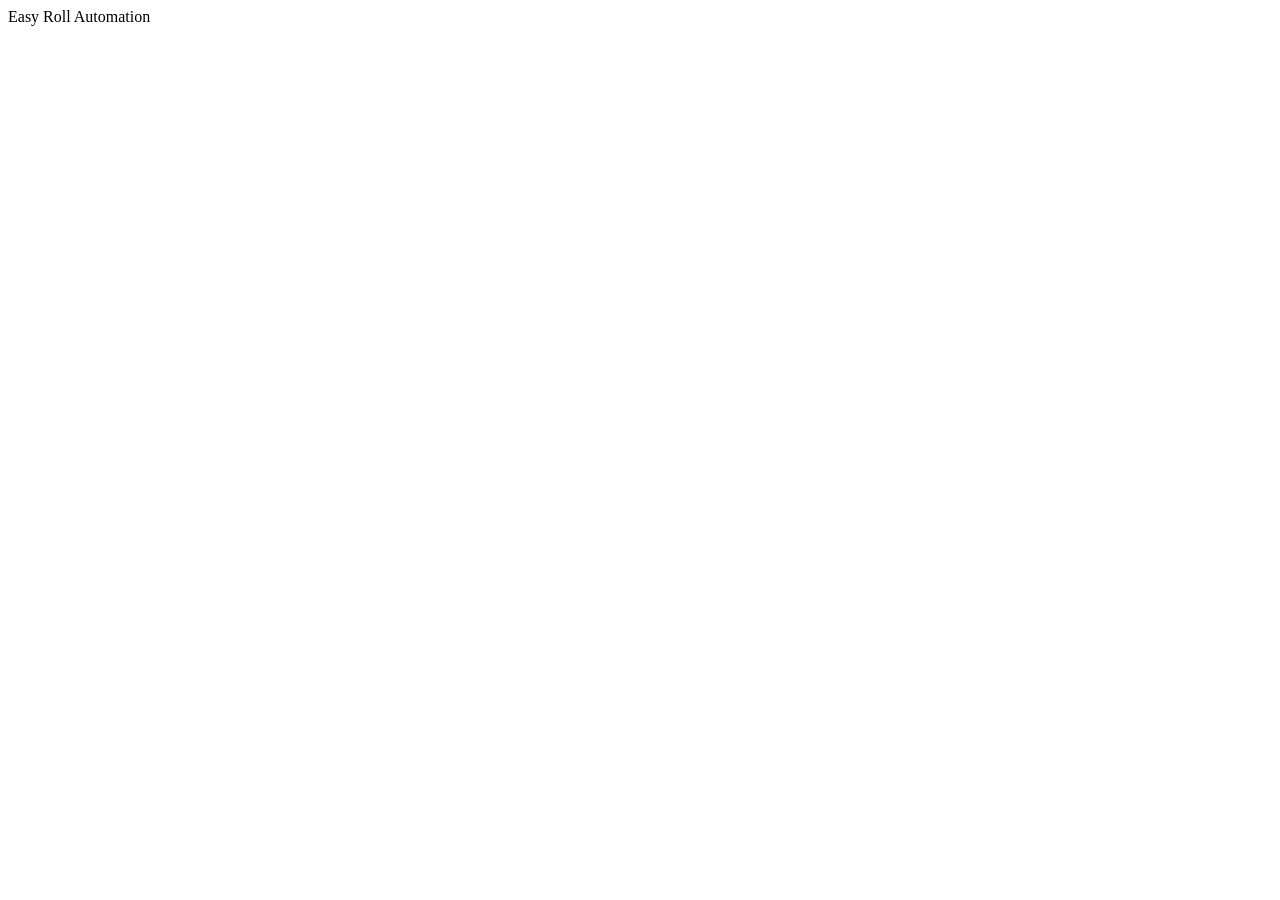
<file: index.html>
<!DOCTYPE html>
<html lang="en">
<head>
<meta charset="utf-8">
<meta name="viewport" content="width=device-width, initial-scale=1">
<title>Easy Roll Automation</title>
<meta name="description" content="Easy Roll Automation">
<link rel="canonical" href="https://easyrollinc.com/">
<meta property="og:type" content="website">
<meta property="og:site_name" content="Easy Roll Automation">
<meta property="og:url" content="https://easyrollinc.com/">
<meta property="og:title" content="Easy Roll Automation">
<meta property="og:description" content="Easy Roll Automation">
</head>
<body>Easy Roll Automation</body>
</html>
</file>
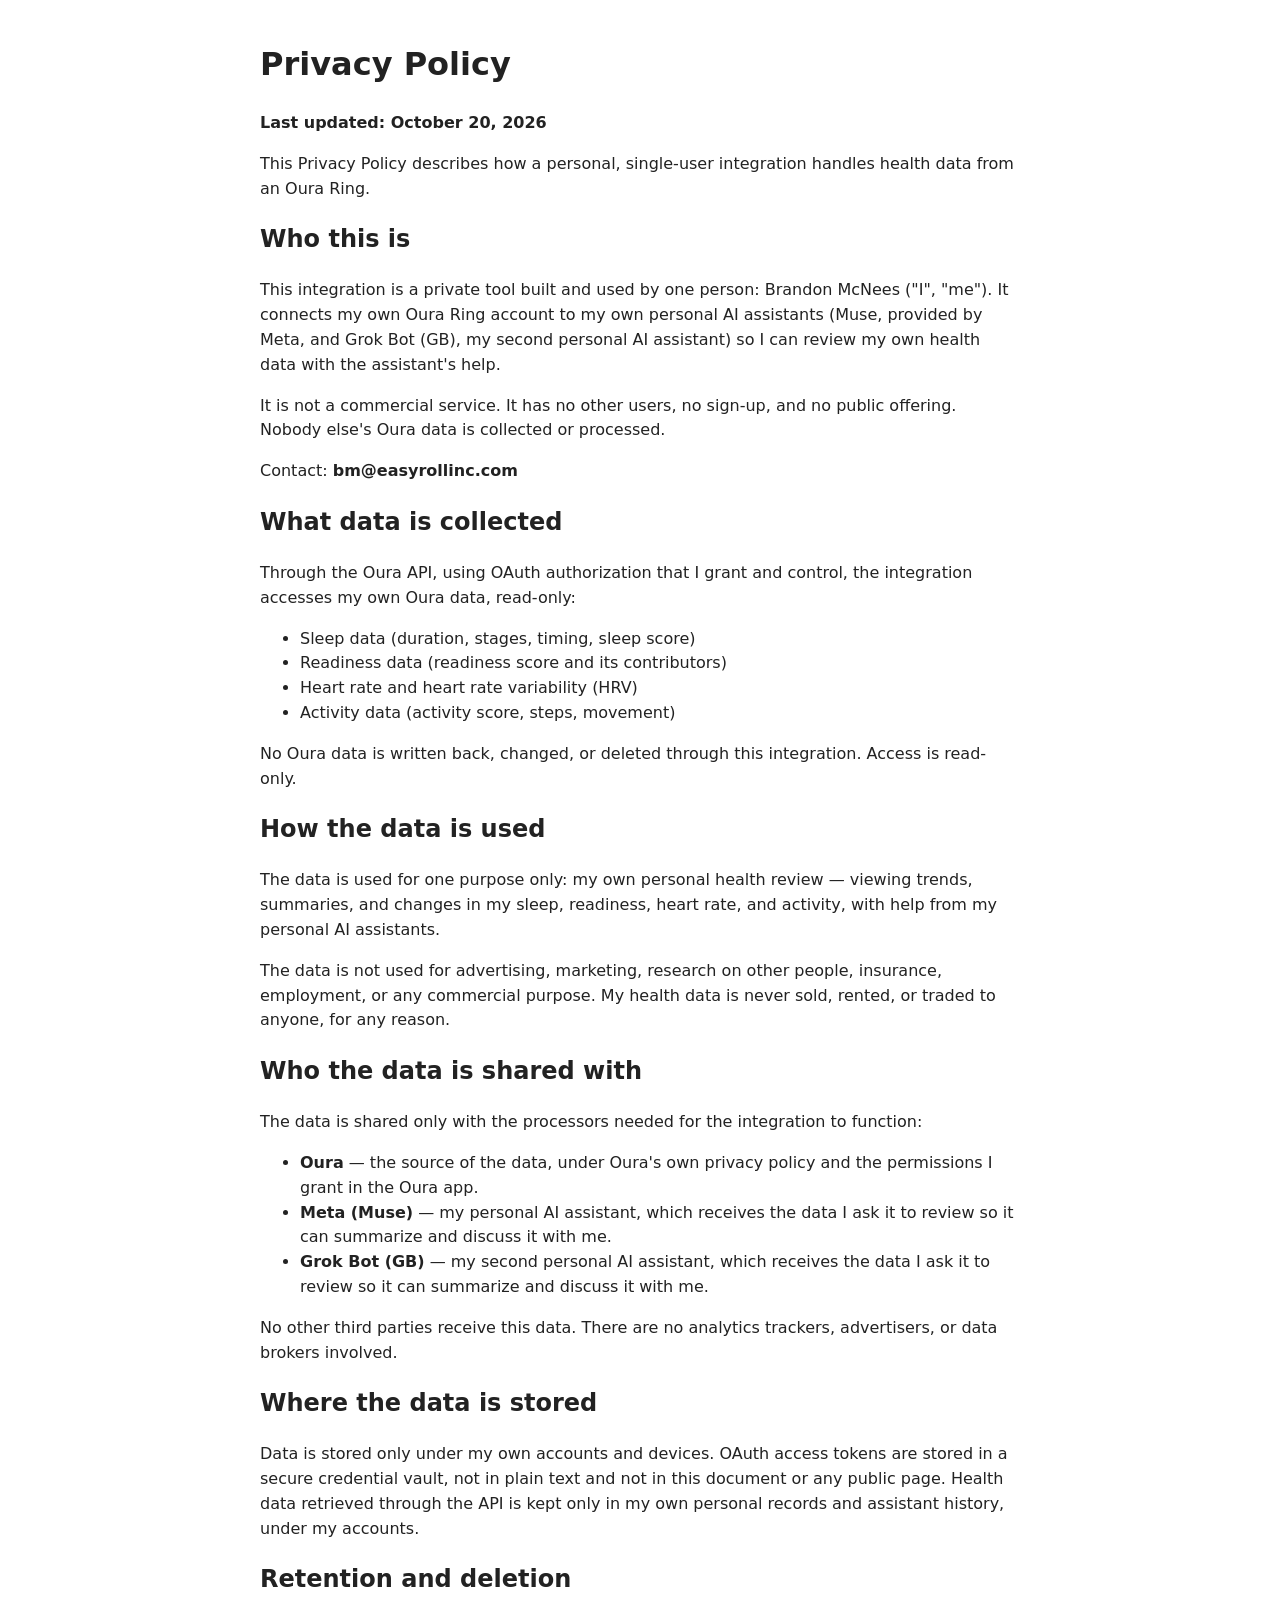
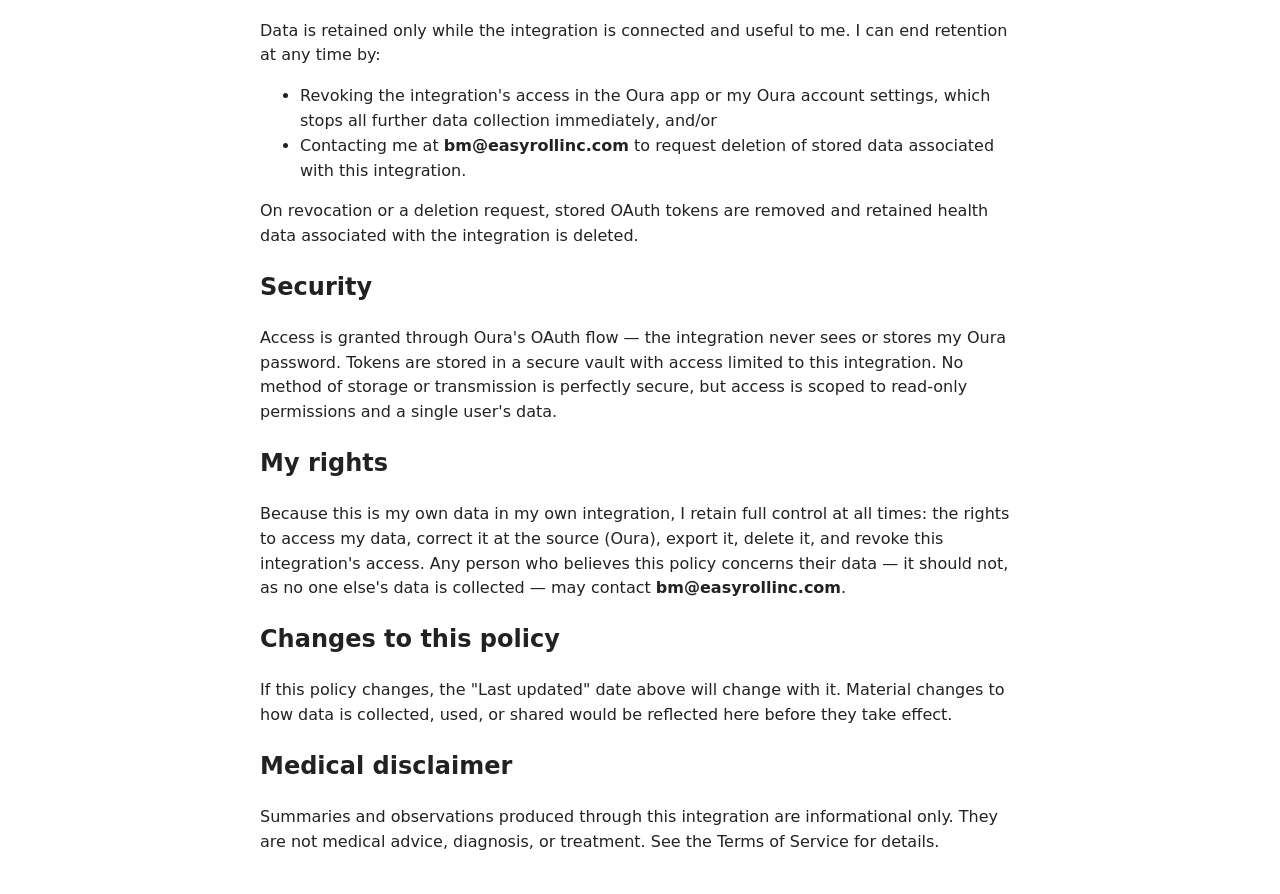
<file: privacy-policy.html>
<!doctype html><html lang="en"><head><meta charset="utf-8"><meta name="viewport" content="width=device-width,initial-scale=1"><title>Privacy Policy</title><meta name="description" content="This Privacy Policy describes how a personal, single-user integration handles health data from an Oura Ring."><link rel="canonical" href="https://easyrollinc.com/privacy-policy.html"><meta property="og:type" content="website"><meta property="og:site_name" content="Easy Roll Automation"><meta property="og:url" content="https://easyrollinc.com/privacy-policy.html"><meta property="og:title" content="Privacy Policy"><meta property="og:description" content="This Privacy Policy describes how a personal, single-user integration handles health data from an Oura Ring."><style>body{font-family:system-ui,sans-serif;max-width:760px;margin:40px auto;padding:0 16px;line-height:1.55;color:#222}</style></head><body>
<h1>Privacy Policy</h1>
<p><strong>Last updated: October 20, 2026</strong></p>
<p>This Privacy Policy describes how a personal, single-user integration handles health data from an Oura Ring.</p>
<h2>Who this is</h2>
<p>This integration is a private tool built and used by one person: Brandon McNees ("I", "me"). It connects my own Oura Ring account to my own personal AI assistants (Muse, provided by Meta, and Grok Bot (GB), my second personal AI assistant) so I can review my own health data with the assistant's help.</p>
<p>It is not a commercial service. It has no other users, no sign-up, and no public offering. Nobody else's Oura data is collected or processed.</p>
<p>Contact: <strong>bm@easyrollinc.com</strong></p>
<h2>What data is collected</h2>
<p>Through the Oura API, using OAuth authorization that I grant and control, the integration accesses my own Oura data, read-only:</p>
<ul><li>Sleep data (duration, stages, timing, sleep score)</li><li>Readiness data (readiness score and its contributors)</li><li>Heart rate and heart rate variability (HRV)</li><li>Activity data (activity score, steps, movement)</li></ul>
<p>No Oura data is written back, changed, or deleted through this integration. Access is read-only.</p>
<h2>How the data is used</h2>
<p>The data is used for one purpose only: my own personal health review — viewing trends, summaries, and changes in my sleep, readiness, heart rate, and activity, with help from my personal AI assistants.</p>
<p>The data is not used for advertising, marketing, research on other people, insurance, employment, or any commercial purpose. My health data is never sold, rented, or traded to anyone, for any reason.</p>
<h2>Who the data is shared with</h2>
<p>The data is shared only with the processors needed for the integration to function:</p>
<ul><li><strong>Oura</strong> — the source of the data, under Oura's own privacy policy and the permissions I grant in the Oura app.</li><li><strong>Meta (Muse)</strong> — my personal AI assistant, which receives the data I ask it to review so it can summarize and discuss it with me.</li><li><strong>Grok Bot (GB)</strong> — my second personal AI assistant, which receives the data I ask it to review so it can summarize and discuss it with me.</li></ul>
<p>No other third parties receive this data. There are no analytics trackers, advertisers, or data brokers involved.</p>
<h2>Where the data is stored</h2>
<p>Data is stored only under my own accounts and devices. OAuth access tokens are stored in a secure credential vault, not in plain text and not in this document or any public page. Health data retrieved through the API is kept only in my own personal records and assistant history, under my accounts.</p>
<h2>Retention and deletion</h2>
<p>Data is retained only while the integration is connected and useful to me. I can end retention at any time by:</p>
<ul><li>Revoking the integration's access in the Oura app or my Oura account settings, which stops all further data collection immediately, and/or</li><li>Contacting me at <strong>bm@easyrollinc.com</strong> to request deletion of stored data associated with this integration.</li></ul>
<p>On revocation or a deletion request, stored OAuth tokens are removed and retained health data associated with the integration is deleted.</p>
<h2>Security</h2>
<p>Access is granted through Oura's OAuth flow — the integration never sees or stores my Oura password. Tokens are stored in a secure vault with access limited to this integration. No method of storage or transmission is perfectly secure, but access is scoped to read-only permissions and a single user's data.</p>
<h2>My rights</h2>
<p>Because this is my own data in my own integration, I retain full control at all times: the rights to access my data, correct it at the source (Oura), export it, delete it, and revoke this integration's access. Any person who believes this policy concerns their data — it should not, as no one else's data is collected — may contact <strong>bm@easyrollinc.com</strong>.</p>
<h2>Changes to this policy</h2>
<p>If this policy changes, the "Last updated" date above will change with it. Material changes to how data is collected, used, or shared would be reflected here before they take effect.</p>
<h2>Medical disclaimer</h2>
<p>Summaries and observations produced through this integration are informational only. They are not medical advice, diagnosis, or treatment. See the Terms of Service for details.</p>
</body></html>
</file>
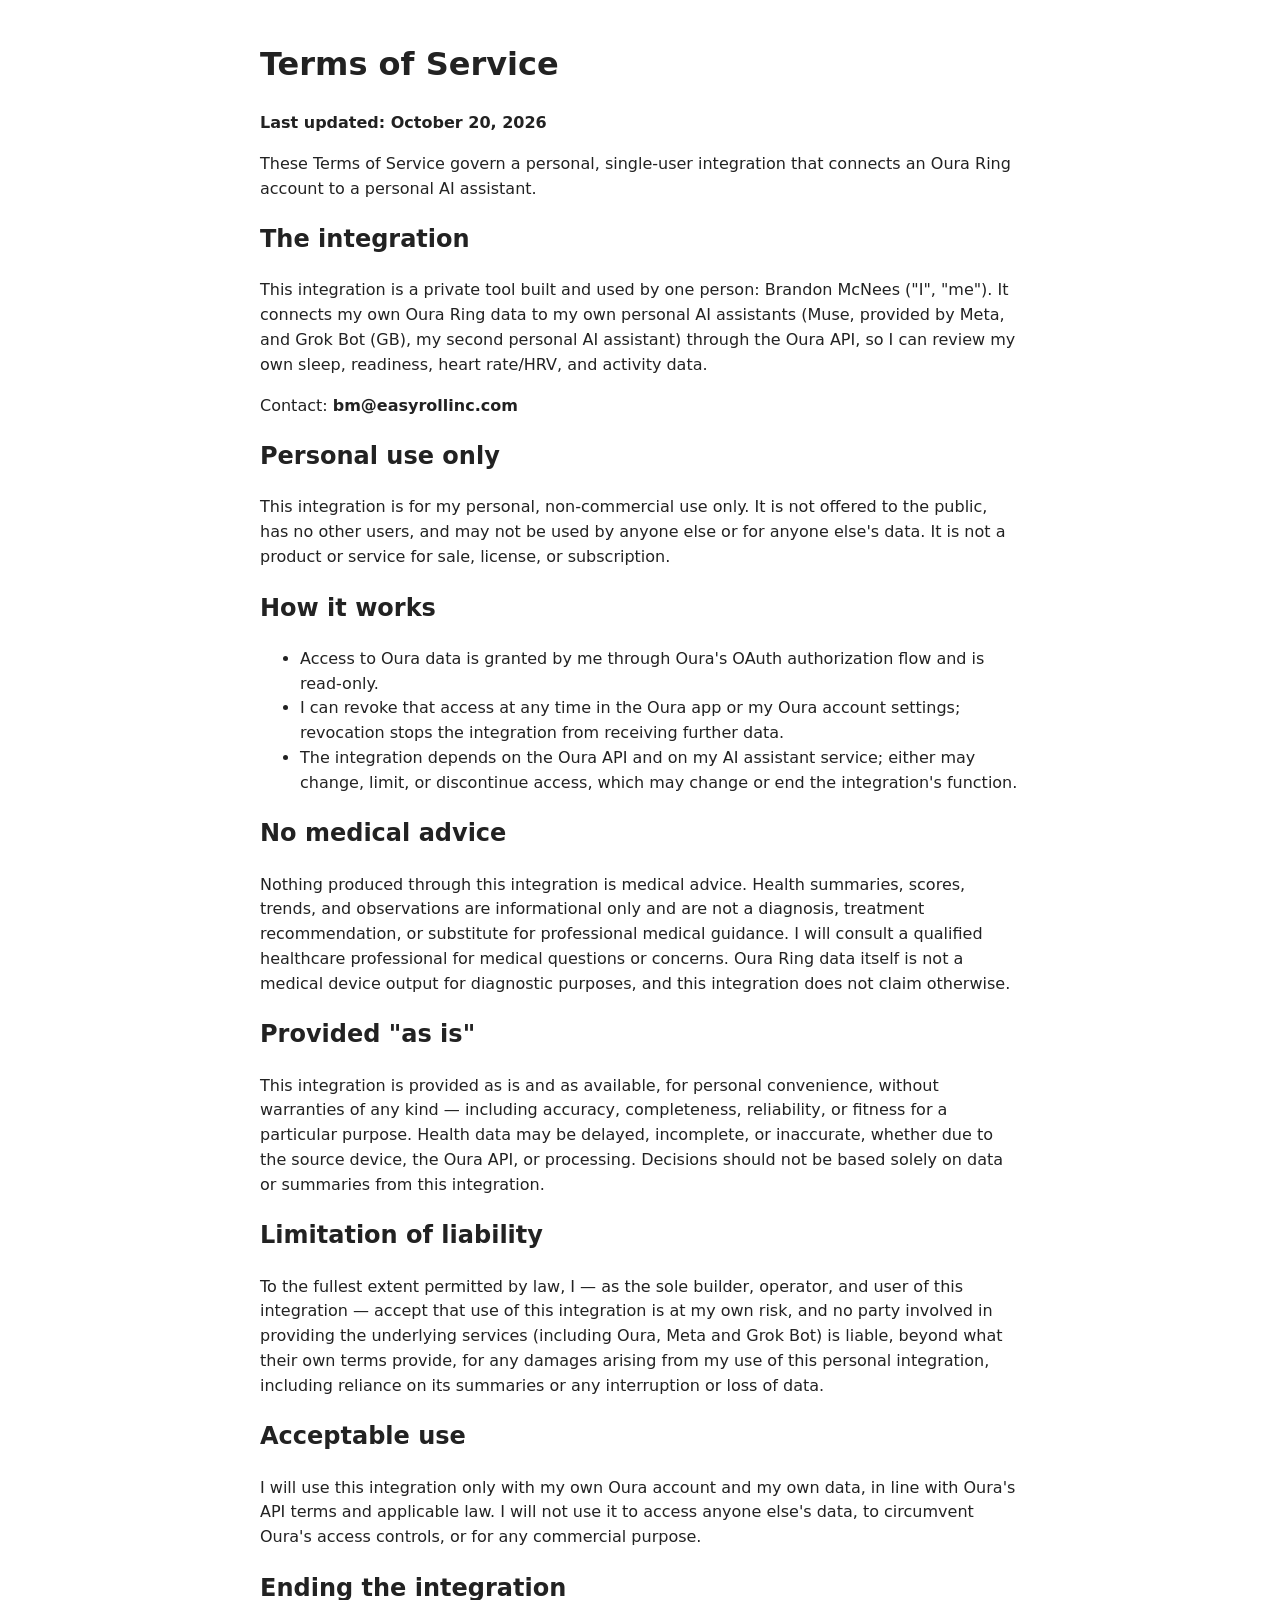
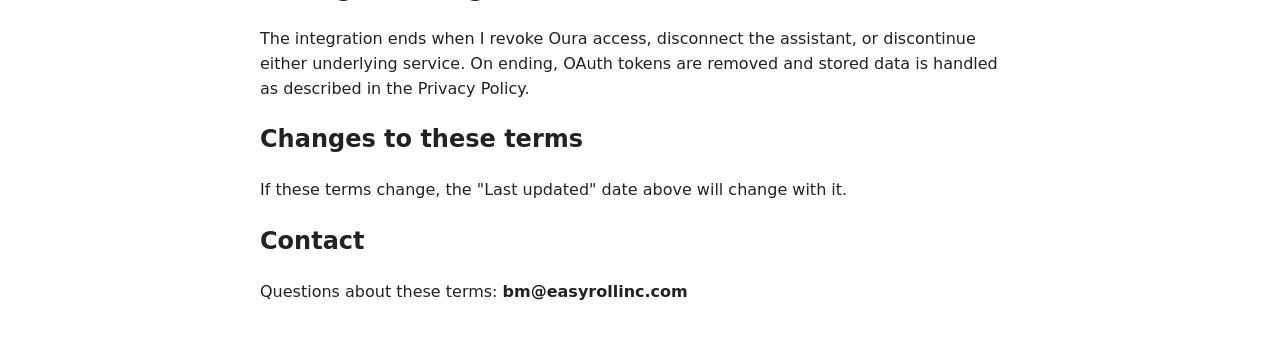
<file: terms-of-service.html>
<!doctype html><html lang="en"><head><meta charset="utf-8"><meta name="viewport" content="width=device-width,initial-scale=1"><title>Terms of Service</title><meta name="description" content="These Terms of Service govern a personal, single-user integration that connects an Oura Ring account to a personal AI assistant."><link rel="canonical" href="https://easyrollinc.com/terms-of-service.html"><meta property="og:type" content="website"><meta property="og:site_name" content="Easy Roll Automation"><meta property="og:url" content="https://easyrollinc.com/terms-of-service.html"><meta property="og:title" content="Terms of Service"><meta property="og:description" content="These Terms of Service govern a personal, single-user integration that connects an Oura Ring account to a personal AI assistant."><style>body{font-family:system-ui,sans-serif;max-width:760px;margin:40px auto;padding:0 16px;line-height:1.55;color:#222}</style></head><body>
<h1>Terms of Service</h1>
<p><strong>Last updated: October 20, 2026</strong></p>
<p>These Terms of Service govern a personal, single-user integration that connects an Oura Ring account to a personal AI assistant.</p>
<h2>The integration</h2>
<p>This integration is a private tool built and used by one person: Brandon McNees ("I", "me"). It connects my own Oura Ring data to my own personal AI assistants (Muse, provided by Meta, and Grok Bot (GB), my second personal AI assistant) through the Oura API, so I can review my own sleep, readiness, heart rate/HRV, and activity data.</p>
<p>Contact: <strong>bm@easyrollinc.com</strong></p>
<h2>Personal use only</h2>
<p>This integration is for my personal, non-commercial use only. It is not offered to the public, has no other users, and may not be used by anyone else or for anyone else's data. It is not a product or service for sale, license, or subscription.</p>
<h2>How it works</h2>
<ul><li>Access to Oura data is granted by me through Oura's OAuth authorization flow and is read-only.</li><li>I can revoke that access at any time in the Oura app or my Oura account settings; revocation stops the integration from receiving further data.</li><li>The integration depends on the Oura API and on my AI assistant service; either may change, limit, or discontinue access, which may change or end the integration's function.</li></ul>
<h2>No medical advice</h2>
<p>Nothing produced through this integration is medical advice. Health summaries, scores, trends, and observations are informational only and are not a diagnosis, treatment recommendation, or substitute for professional medical guidance. I will consult a qualified healthcare professional for medical questions or concerns. Oura Ring data itself is not a medical device output for diagnostic purposes, and this integration does not claim otherwise.</p>
<h2>Provided "as is"</h2>
<p>This integration is provided as is and as available, for personal convenience, without warranties of any kind — including accuracy, completeness, reliability, or fitness for a particular purpose. Health data may be delayed, incomplete, or inaccurate, whether due to the source device, the Oura API, or processing. Decisions should not be based solely on data or summaries from this integration.</p>
<h2>Limitation of liability</h2>
<p>To the fullest extent permitted by law, I — as the sole builder, operator, and user of this integration — accept that use of this integration is at my own risk, and no party involved in providing the underlying services (including Oura, Meta and Grok Bot) is liable, beyond what their own terms provide, for any damages arising from my use of this personal integration, including reliance on its summaries or any interruption or loss of data.</p>
<h2>Acceptable use</h2>
<p>I will use this integration only with my own Oura account and my own data, in line with Oura's API terms and applicable law. I will not use it to access anyone else's data, to circumvent Oura's access controls, or for any commercial purpose.</p>
<h2>Ending the integration</h2>
<p>The integration ends when I revoke Oura access, disconnect the assistant, or discontinue either underlying service. On ending, OAuth tokens are removed and stored data is handled as described in the Privacy Policy.</p>
<h2>Changes to these terms</h2>
<p>If these terms change, the "Last updated" date above will change with it.</p>
<h2>Contact</h2>
<p>Questions about these terms: <strong>bm@easyrollinc.com</strong></p>
</body></html>
</file>
